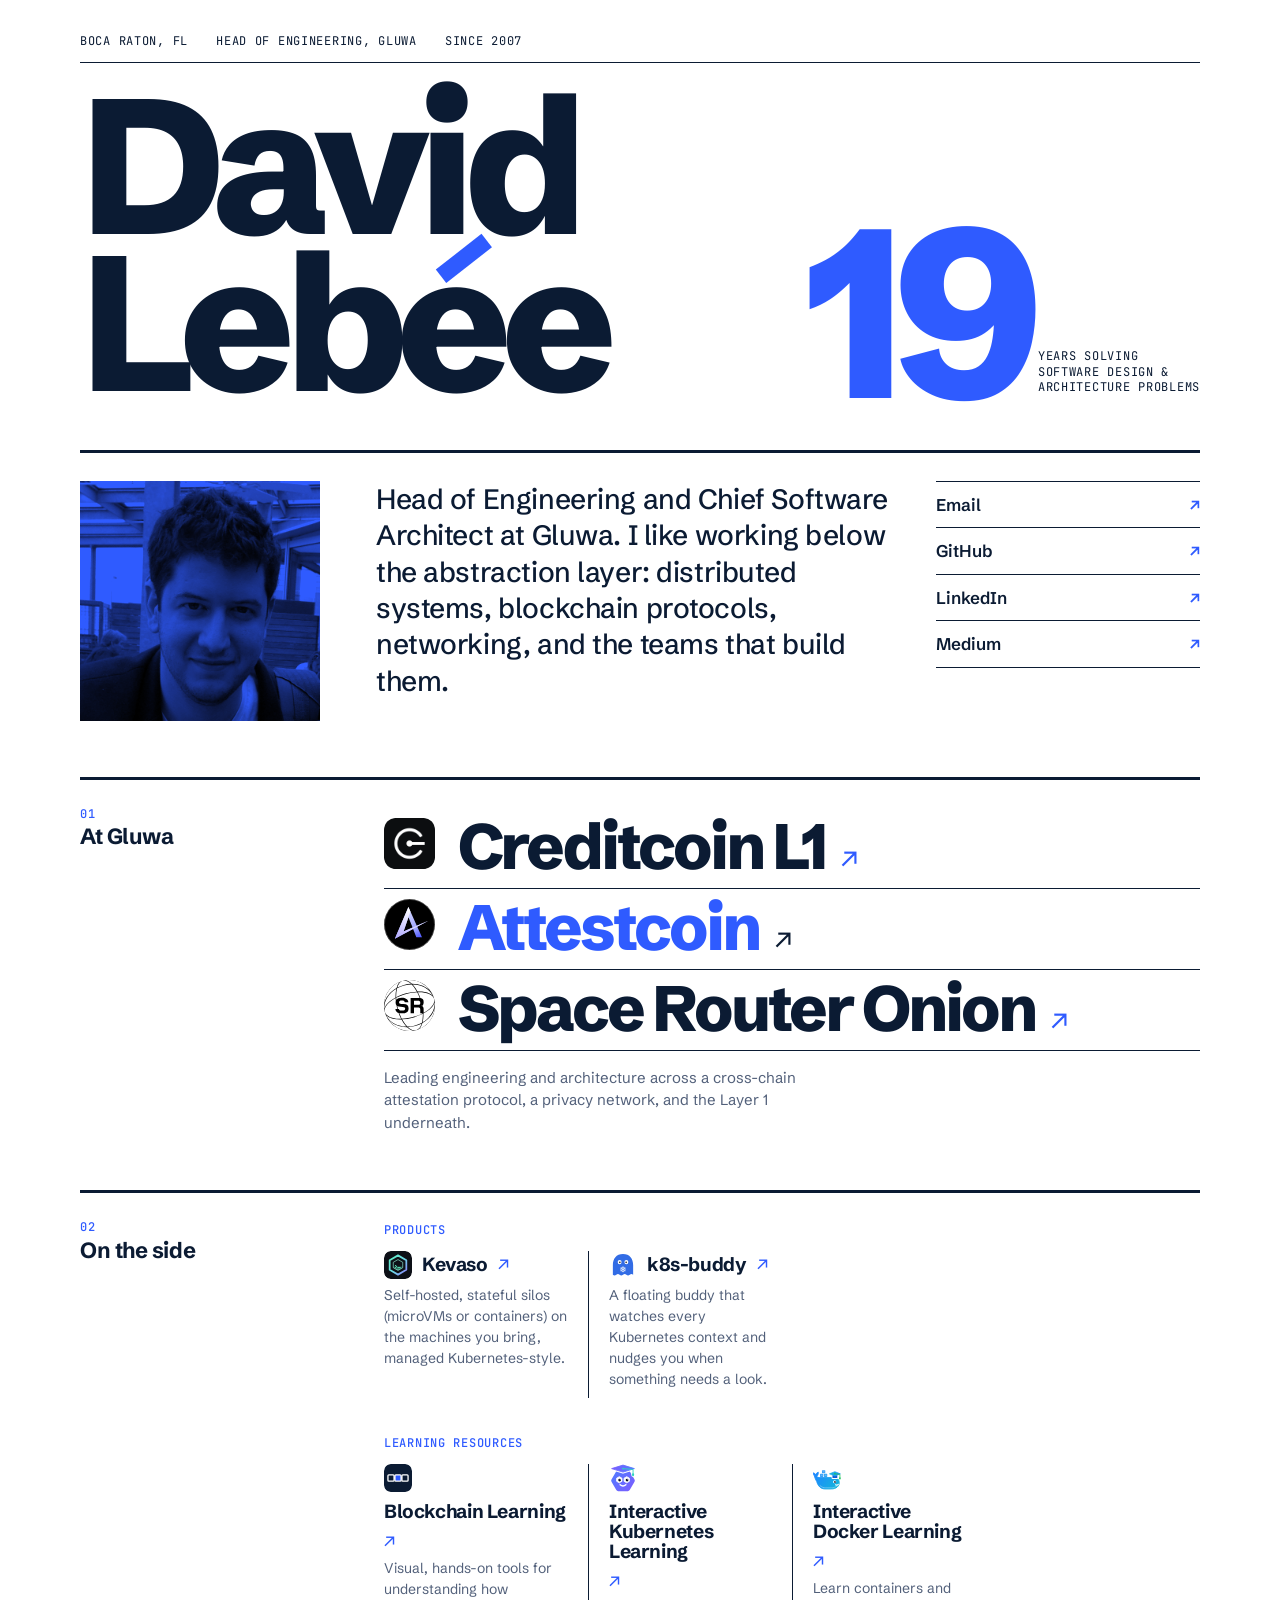
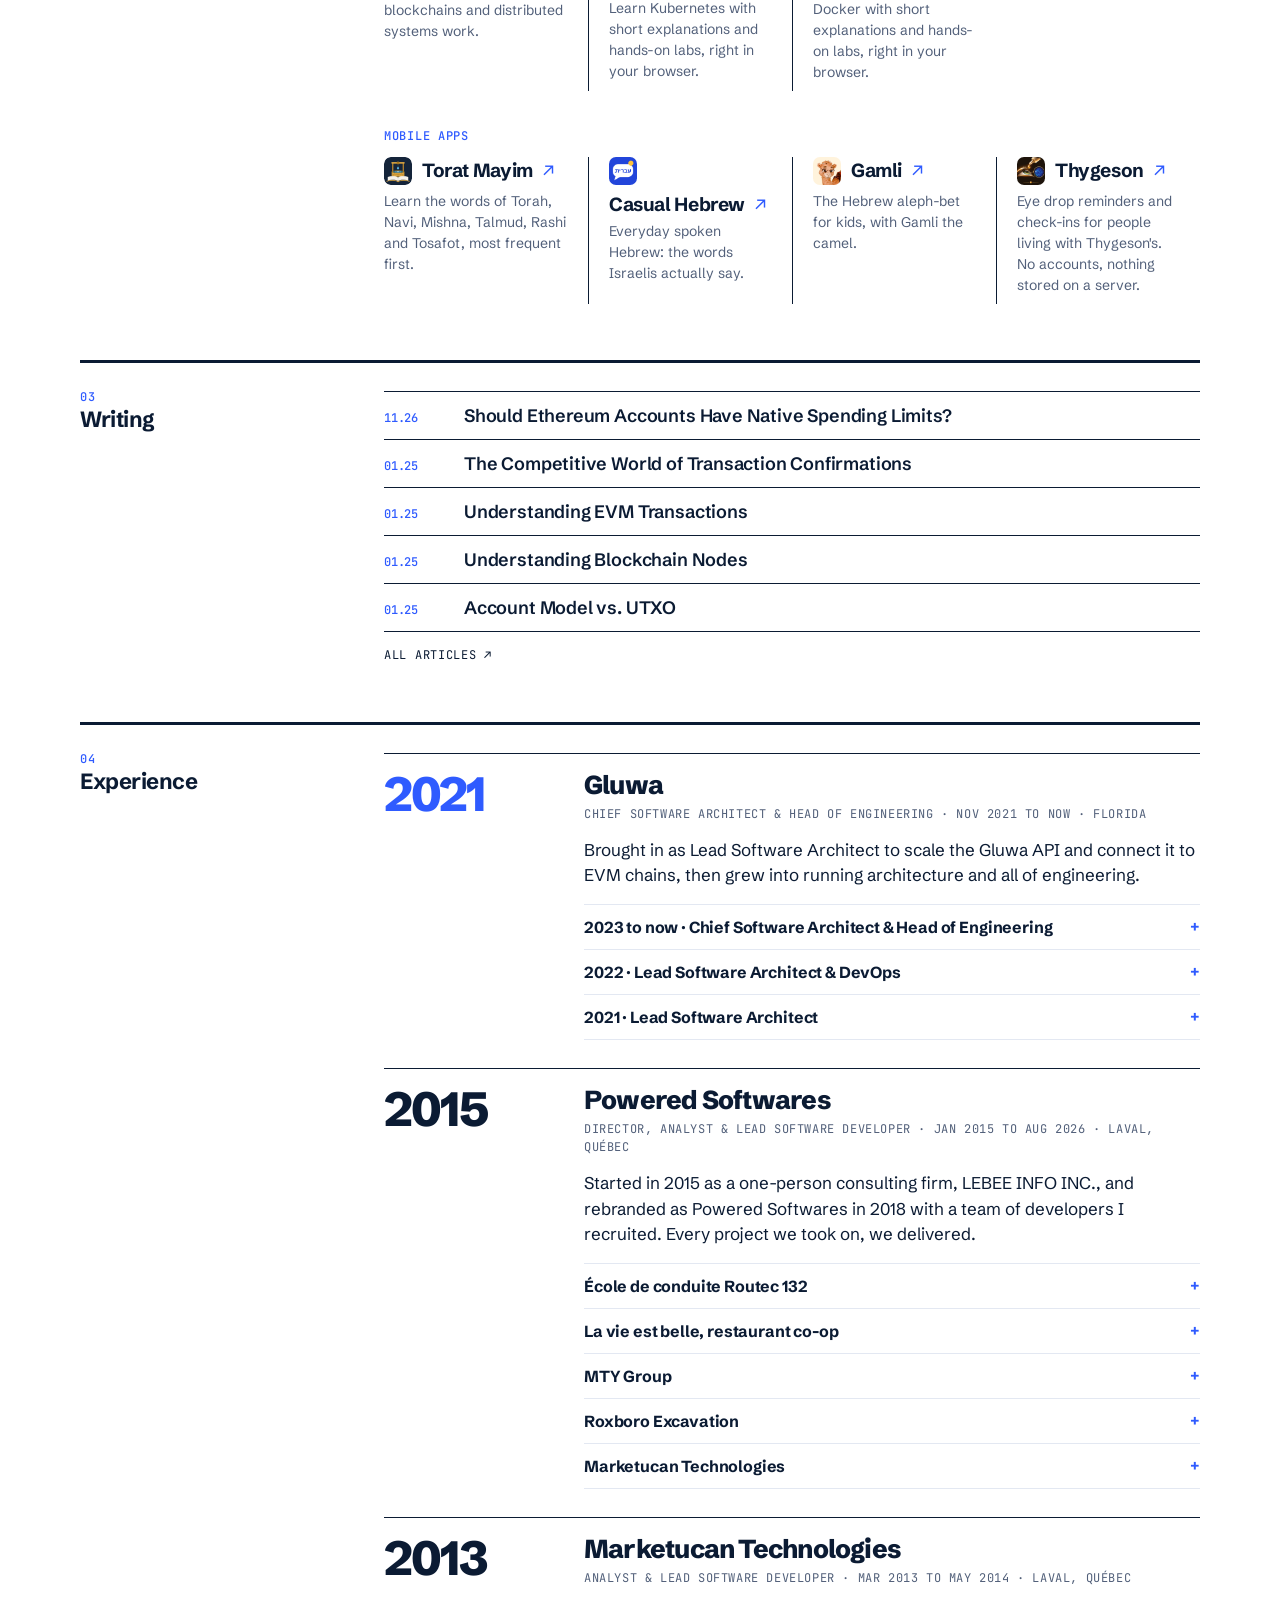
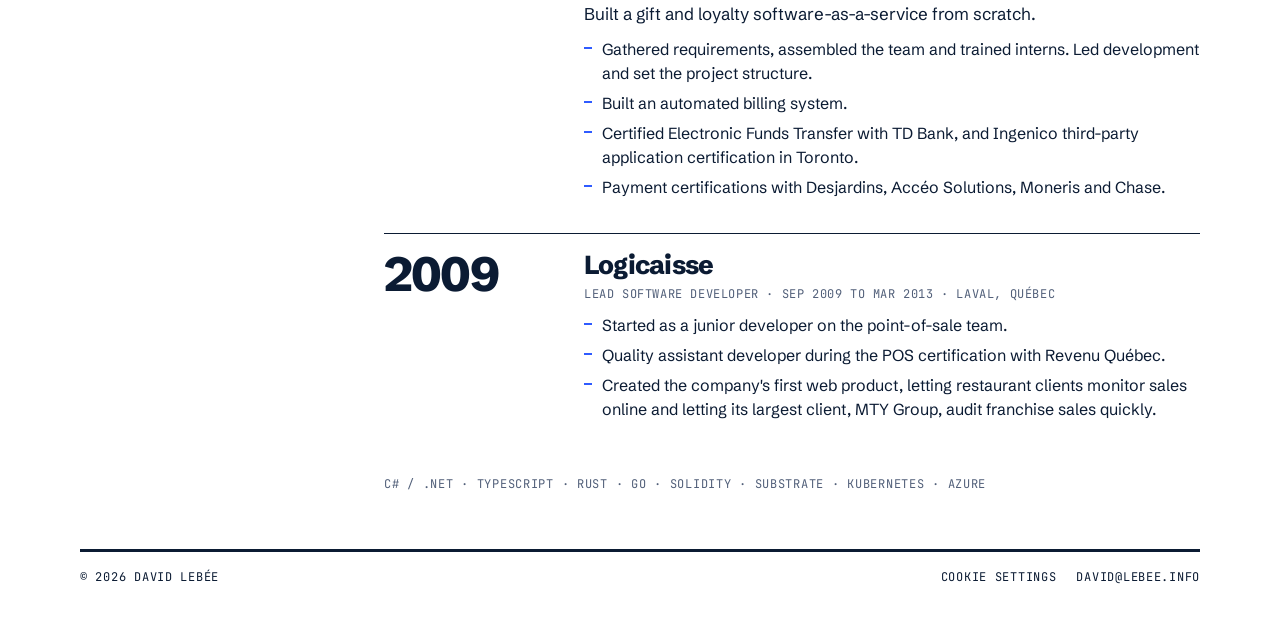
<file: index.html>
<!doctype html>
<html lang="en">
<head>
  <!-- Consent Mode: analytics cookies are off by default for visitors in the EU/EEA, UK and
       Switzerland (Google decides by visitor location). Everyone else is on by default.
       A remembered "Accept" or "Decline" from the banner overrides either default. -->
  <script>
    window.dataLayer = window.dataLayer || [];
    function gtag(){dataLayer.push(arguments);}
    gtag('consent', 'default', {
      ad_storage: 'denied', ad_user_data: 'denied', ad_personalization: 'denied',
      analytics_storage: 'denied', wait_for_update: 500,
      region: ['AT','BE','BG','HR','CY','CZ','DK','EE','FI','FR','DE','GR','HU','IE','IT','LV','LT','LU','MT','NL','PL','PT','RO','SK','SI','ES','SE','IS','LI','NO','GB','CH']
    });
    gtag('consent', 'default', {
      ad_storage: 'denied', ad_user_data: 'denied', ad_personalization: 'denied',
      analytics_storage: 'granted'
    });
    try {
      var c = localStorage.getItem('analytics-consent');
      if (c === 'granted' || c === 'denied') gtag('consent', 'update', { analytics_storage: c });
    } catch (e) {}
    gtag('js', new Date());
  </script>
  <!-- Google tag (david.lebee.info property, personal Google account) -->
  <script async src="https://www.googletagmanager.com/gtm.js?id=GTM-W5NX2T6T"></script>
  <meta charset="utf-8">
  <meta name="viewport" content="width=device-width, initial-scale=1">
  <title>David Lebée</title>
  <meta name="description" content="David Lebée, Head of Engineering and Chief Software Architect at Gluwa. Distributed systems, blockchain protocols, and side projects like Kevaso and k8s-buddy.">
  <meta name="theme-color" content="#0B1B33">
  <link rel="canonical" href="https://david.lebee.info/">
  <link rel="icon" href="/favicon.svg" type="image/svg+xml">
  <meta property="og:title" content="David Lebée">
  <meta property="og:description" content="Head of Engineering at Gluwa. Distributed systems, blockchain protocols, and things I build on the side.">
  <meta property="og:image" content="https://david.lebee.info/assets/img/og.png">
  <meta property="og:image:width" content="1200">
  <meta property="og:image:height" content="630">
  <meta property="og:image:alt" content="David Lebée, 19 years solving software design and architecture problems. david.lebee.info">
  <meta property="og:site_name" content="David Lebée">
  <meta name="twitter:card" content="summary_large_image">
  <meta name="twitter:title" content="David Lebée">
  <meta name="twitter:description" content="Head of Engineering at Gluwa. Distributed systems, blockchain protocols, and things I build on the side.">
  <meta name="twitter:image" content="https://david.lebee.info/assets/img/og.png">
  <meta property="og:url" content="https://david.lebee.info/">
  <meta property="og:type" content="profile">
  <link rel="preconnect" href="https://fonts.googleapis.com">
  <link rel="preconnect" href="https://fonts.gstatic.com" crossorigin>
  <link href="https://fonts.googleapis.com/css2?family=JetBrains+Mono:wght@400;500&family=Schibsted+Grotesk:wght@400;500;600;700;800&display=swap" rel="stylesheet">
  <link rel="stylesheet" href="/assets/css/tokens.css?v=swiss9">
  <link rel="stylesheet" href="/assets/css/site.css?v=swiss10">
  <script type="application/ld+json">
  {"@context":"https://schema.org","@type":"Person","name":"David Lebée","jobTitle":"Head of Engineering & Chief Software Architect","worksFor":{"@type":"Organization","name":"Gluwa"},"email":"mailto:david@lebee.info","url":"https://david.lebee.info/","sameAs":["https://www.linkedin.com/in/davidlebee/","https://github.com/dlebee","https://medium.com/@dsylebee"]}
  </script>
</head>
<body>

<main class="poster">

  <!-- Masthead -->
  <header class="mast">
    <div class="meta">
      <span>Boca Raton, FL</span>
      <span>Head of Engineering, Gluwa</span>
      <span>Since 2007</span>
    </div>
    <h1 class="name">David<br>Leb<span class="e-accent">e</span>e</h1>
    <div class="big-number" aria-label="19 years solving software design and architecture problems">
      <span class="num" data-years-since="2007-01">19</span>
      <span class="cap">years solving<br>software design &amp;<br>architecture problems</span>
    </div>
  </header>

  <!-- Intro -->
  <section class="row intro">
    <div class="photo"><img src="/assets/img/david.jpg" alt="Portrait of David Lebée" width="608" height="640"></div>
    <p class="lede">Head of Engineering and Chief Software Architect at Gluwa. I like working below the abstraction layer: distributed systems, blockchain protocols, networking, and the teams that build them.</p>
    <nav class="links" aria-label="Elsewhere">
      <a href="mailto:david@lebee.info" target="_blank" rel="noopener">Email</a>
      <a href="https://github.com/dlebee" target="_blank" rel="noopener">GitHub</a>
      <a href="https://www.linkedin.com/in/davidlebee/" target="_blank" rel="noopener">LinkedIn</a>
      <a href="https://medium.com/@dsylebee" target="_blank" rel="noopener">Medium</a>
    </nav>
  </section>

  <!-- 01 Gluwa -->
  <section class="row">
    <h2 class="label"><span>01</span>At Gluwa</h2>
    <div>
      <ul class="words">
        <li><a href="https://creditcoin.org" target="_blank" rel="noopener"><img class="ico" src="/assets/img/icons/creditcoin.png" alt="">Creditcoin L1</a></li>
        <li><a href="https://attestcoin.org" target="_blank" rel="noopener"><img class="ico" src="/assets/img/icons/attestcoin.svg" alt="">Attestcoin</a></li>
        <li><a href="https://spacerouter.org/onion" target="_blank" rel="noopener"><img class="ico" src="/assets/img/icons/spacerouter.svg" alt="">Space Router Onion</a></li>
      </ul>
      <p class="small">Leading engineering and architecture across a cross-chain attestation protocol, a privacy network, and the Layer 1 underneath.</p>
    </div>
  </section>

  <!-- 02 On the side -->
  <section class="row">
    <h2 class="label"><span>02</span>On the side</h2>
    <div>
      <h3 class="sub first">Products</h3>
      <ul class="cols side apps">
      <li>
        <a href="https://kevaso.com" target="_blank" rel="noopener">
          <span class="title"><img class="ico" src="/assets/img/icons/kevaso.svg" alt="" width="28" height="28">Kevaso <i>↗</i></span>
          <span class="desc">Self-hosted, stateful silos (microVMs or containers) on the machines you bring, managed Kubernetes-style.</span>
        </a>
      </li>
      <li>
        <a href="https://dlebee.github.io/k8s-buddy-site/" target="_blank" rel="noopener">
          <span class="title"><img class="ico" src="/assets/img/icons/k8s-buddy.svg" alt="" width="28" height="28">k8s-buddy <i>↗</i></span>
          <span class="desc">A floating buddy that watches every Kubernetes context and nudges you when something needs a look.</span>
        </a>
      </li>
      </ul>
      <h3 class="sub">Learning resources</h3>
      <ul class="cols side apps">
      <li>
        <a href="https://interactive-blockchain-learning.vercel.app/" target="_blank" rel="noopener">
          <span class="title"><img class="ico" src="/assets/img/icons/blockchain-learning.svg" alt="" width="28" height="28">Blockchain Learning <i>↗</i></span>
          <span class="desc">Visual, hands-on tools for understanding how blockchains and distributed systems work.</span>
        </a>
      </li>
      <li>
        <a href="https://dlebee.github.io/interactive-kubernetes-learning/" target="_blank" rel="noopener">
          <span class="title"><img class="ico" src="/assets/img/icons/kubernetes-learning.svg" alt="" width="28" height="28">Interactive Kubernetes Learning <i>↗</i></span>
          <span class="desc">Learn Kubernetes with short explanations and hands-on labs, right in your browser.</span>
        </a>
      </li>
      <li>
        <a href="https://dlebee.github.io/interactive-docker-learning/#/home" target="_blank" rel="noopener">
          <span class="title"><img class="ico" src="/assets/img/icons/docker-learning.svg" alt="" width="28" height="28">Interactive Docker Learning <i>↗</i></span>
          <span class="desc">Learn containers and Docker with short explanations and hands-on labs, right in your browser.</span>
        </a>
      </li>
      </ul>
      <h3 class="sub">Mobile apps</h3>
      <ul class="cols side apps">
      <li>
        <a href="https://toratmayim.com" target="_blank" rel="noopener">
          <span class="title"><img class="ico" src="/assets/img/icons/torat-mayim.png" alt="" width="28" height="28">Torat Mayim <i>↗</i></span>
          <span class="desc">Learn the words of Torah, Navi, Mishna, Talmud, Rashi and Tosafot, most frequent first.</span>
        </a>
      </li>
      <li>
        <a href="https://dlebee.github.io/casual-hebrew-public/" target="_blank" rel="noopener">
          <span class="title"><img class="ico" src="/assets/img/icons/casual-hebrew.png" alt="" width="28" height="28">Casual Hebrew <i>↗</i></span>
          <span class="desc">Everyday spoken Hebrew: the words Israelis actually say.</span>
        </a>
      </li>
      <li>
        <a href="https://dlebee.github.io/gamli-public/" target="_blank" rel="noopener">
          <span class="title"><img class="ico" src="/assets/img/icons/gamli.png" alt="" width="28" height="28">Gamli <i>↗</i></span>
          <span class="desc">The Hebrew aleph-bet for kids, with Gamli the camel.</span>
        </a>
      </li>
      <li>
        <a href="https://thygeson.app" target="_blank" rel="noopener">
          <span class="title"><img class="ico" src="/assets/img/icons/thygeson.png" alt="" width="28" height="28">Thygeson <i>↗</i></span>
          <span class="desc">Eye drop reminders and check-ins for people living with Thygeson's. No accounts, nothing stored on a server.</span>
        </a>
      </li>
      </ul>
    </div>
  </section>

  <!-- 03 Writing -->
  <section class="row">
    <h2 class="label"><span>03</span>Writing</h2>
    <div>
      <ol class="list">
        <li><a href="https://medium.com/@dsylebee/should-ethereum-accounts-have-native-spending-limits-c32a01133090" target="_blank" rel="noopener"><time datetime="2026-11">11.26</time><span>Should Ethereum Accounts Have Native Spending Limits?</span></a></li>
        <li><a href="https://medium.com/@dsylebee/the-competitive-world-of-transaction-confirmations-7b4b9a8f3483" target="_blank" rel="noopener"><time datetime="2025-01">01.25</time><span>The Competitive World of Transaction Confirmations</span></a></li>
        <li><a href="https://medium.com/@dsylebee/understanding-evm-transactions-063d05ceec20" target="_blank" rel="noopener"><time datetime="2025-01">01.25</time><span>Understanding EVM Transactions</span></a></li>
        <li><a href="https://medium.com/@dsylebee/understanding-blockchain-nodes-roles-economics-and-why-they-matter-e53a9448a77d" target="_blank" rel="noopener"><time datetime="2025-01">01.25</time><span>Understanding Blockchain Nodes</span></a></li>
        <li><a href="https://medium.com/@dsylebee/account-model-vs-utxo-how-blockchain-tracks-balances-7a42168b0a90" target="_blank" rel="noopener"><time datetime="2025-01">01.25</time><span>Account Model vs. UTXO</span></a></li>
      </ol>
      <a class="more" href="https://medium.com/@dsylebee" target="_blank" rel="noopener">All articles ↗</a>
    </div>
  </section>

  <!-- 04 Experience -->
  <section class="row">
    <h2 class="label"><span>04</span>Experience</h2>
    <div>
      <ol class="jobs">

        <li class="job">
          <b class="yr">2021</b>
          <div>
            <h3>Gluwa</h3>
            <p class="role">Chief Software Architect &amp; Head of Engineering · Nov 2021 to now · Florida</p>
            <p class="blurb">Brought in as Lead Software Architect to scale the Gluwa API and connect it to EVM chains, then grew into running architecture and all of engineering.</p>

            <details class="client">
              <summary>2023 to now · Chief Software Architect &amp; Head of Engineering</summary>
              <ul>
                <li>Leading protocol work across Creditcoin L1, Attestcoin and Space Router Onion.</li>
                <li>Lead both architecture and engineering. Appointed a manager for the Creditcoin research team and built a new protocol team.</li>
                <li>Scaled the engineering org and personally ran hiring to keep the bar and the fit high.</li>
                <li>Designed Credit Wallet, the new Creditcoin wallet, on microservice APIs for scale and usability.</li>
                <li>Worked with company leadership to align engineering with the company's vision, and kept cross-team delivery on time.</li>
                <li>The dynamic currency architecture let Gluwa ship investment products on Ethereum mainnet and BNB Smart Chain with no chain-specific code.</li>
                <li>Extended the Ethereum Relayer to support future-dated, proof-based transaction submission.</li>
                <li>Brought Substrate-based chains into the Gluwa API with a dedicated Node.js relayer, connected to .NET over Azure Service Bus topics and subscriptions.</li>
                <li>Took over leadership of the Creditcoin research team, clarifying requirements and making the research transparent and usable. That led to the Head of Engineering role over all teams.</li>
              </ul>
            </details>

            <details class="client">
              <summary>2022 · Lead Software Architect &amp; DevOps</summary>
              <ul>
                <li>Assessed the Gluwa API end to end and wrote the re-architecture plan.</li>
                <li>Rebuilt Azure security permissions around AAD groups per development squad.</li>
                <li>Moved the API from a static currency model to a dynamic one: currencies on top of networks that know their chain type (Bitcoin, Ethereum and so on). Replaced shared projects with proper class libraries and added gas and fee-estimation services.</li>
              </ul>
            </details>

            <details class="client">
              <summary>2021 · Lead Software Architect</summary>
              <ul>
                <li>Brought in to scale the Gluwa API and connect it to EVM-compatible chains.</li>
                <li>Built the Ethereum Relayer, an API for executing Ethereum transactions.</li>
                <li>Led the DevOps team from manual deployments to Infrastructure as Code.</li>
                <li>Helped deploy the Creditcoin blockchain, with centralized load balancers in front of decentralized RPC nodes.</li>
              </ul>
            </details>
          </div>
        </li>

        <li class="job">
          <b class="yr">2015</b>
          <div>
            <h3>Powered Softwares</h3>
            <p class="role">Director, Analyst &amp; Lead Software Developer · Jan 2015 to Aug 2026 · Laval, Québec</p>
            <p class="blurb">Started in 2015 as a one-person consulting firm, LEBEE INFO INC., and rebranded as Powered Softwares in 2018 with a team of developers I recruited. Every project we took on, we delivered.</p>

            <details class="client">
              <summary>École de conduite Routec 132</summary>
              <ul>
                <li>Driving-school platform meeting AQTr requirements</li>
                <li>Employees, students, programs, and contracts with digital signing</li>
                <li>Online payment, course certificates, AQTr reports and online exams</li>
              </ul>
            </details>
            <details class="client">
              <summary>La vie est belle, restaurant co-op</summary>
              <ul>
                <li>Fully manageable food-ordering platform and mobile-friendly ordering site</li>
                <li>Merchant app to receive, accept and refund orders in store</li>
                <li>Global Payments integration with saved cards for returning customers</li>
                <li>Multi-location support and accounting exports</li>
              </ul>
            </details>
            <details class="client">
              <summary>MTY Group</summary>
              <ul>
                <li>Rebranded their acquired point-of-sale system</li>
                <li>Updated the POS credit card integration and certificate with Moneris</li>
                <li>Reporting engine aggregating sales from 4,000 restaurants across Canada into one data warehouse</li>
                <li>BI bridges for the POS with Deloitte, and custom gift-card aging audit reports</li>
              </ul>
            </details>
            <details class="client">
              <summary>Roxboro Excavation</summary>
              <ul>
                <li>A full ERP: suppliers, employees, mailing lists, purchase orders</li>
                <li>Truck weigh-sheet manager using OCR (Microsoft, Google, Fujitsu)</li>
                <li>Employee hours and a custom payroll system for construction</li>
                <li>Garage repair tracking, plus a mobile app for on-the-road repairs</li>
                <li>Truck and equipment tracking</li>
              </ul>
            </details>
            <details class="client">
              <summary>Marketucan Technologies</summary>
              <ul>
                <li>Platform support and terminal-security certification changes</li>
                <li>Planning and onboarding for new clients</li>
                <li>Mobile apps for gift card enrollment and online purchases</li>
                <li>Global Payments online-processing integration, before a C# SDK existed</li>
              </ul>
            </details>
          </div>
        </li>

        <li class="job">
          <b class="yr">2013</b>
          <div>
            <h3>Marketucan Technologies</h3>
            <p class="role">Analyst &amp; Lead Software Developer · Mar 2013 to May 2014 · Laval, Québec</p>
            <p class="blurb">Built a gift and loyalty software-as-a-service from scratch.</p>
            <ul>
              <li>Gathered requirements, assembled the team and trained interns. Led development and set the project structure.</li>
              <li>Built an automated billing system.</li>
              <li>Certified Electronic Funds Transfer with TD Bank, and Ingenico third-party application certification in Toronto.</li>
              <li>Payment certifications with Desjardins, Accéo Solutions, Moneris and Chase.</li>
            </ul>
          </div>
        </li>

        <li class="job">
          <b class="yr">2009</b>
          <div>
            <h3>Logicaisse</h3>
            <p class="role">Lead Software Developer · Sep 2009 to Mar 2013 · Laval, Québec</p>
            <ul>
              <li>Started as a junior developer on the point-of-sale team.</li>
              <li>Quality assistant developer during the POS certification with Revenu Québec.</li>
              <li>Created the company's first web product, letting restaurant clients monitor sales online and letting its largest client, MTY Group, audit franchise sales quickly.</li>
            </ul>
          </div>
        </li>

      </ol>
      <p class="tools">C# / .NET · TypeScript · Rust · Go · Solidity · Substrate · Kubernetes · Azure</p>
    </div>
  </section>

  <footer class="foot">
    <span>© <span data-year>2026</span> David Lebée</span>
    <span class="foot-links"><button type="button" class="linkish" data-cookie-settings>Cookie settings</button><a href="mailto:david@lebee.info" target="_blank" rel="noopener">david@lebee.info</a></span>
  </footer>

  <div class="consent" id="consent" role="dialog" aria-live="polite" aria-label="Analytics cookies" hidden>
    <p>This site uses Google Analytics cookies to count visits. Nothing is sold or used for ads.</p>
    <div class="consent-actions">
      <button type="button" data-consent="denied">Decline</button>
      <button type="button" data-consent="granted" class="primary">Accept</button>
    </div>
  </div>

</main>

<script src="/assets/js/site.js?v=consent"></script>
</body>
</html>
</file>
<file: assets/css/tokens.css>
/* ==========================================================================
   David Lebée — Brand tokens
   "Cobalt": crisp white, deep navy ink, one electric-blue accent.
   Change values here; everything else reads from these variables.
   ========================================================================== */

:root {
  /* Core palette */
  --ink:          #0B1B33;  /* primary text */
  --paper:        #FFFFFF;  /* page background */
  --paper-raised: #F5F7FB;  /* pills, chips */
  --graphite:     #52607A;  /* secondary text */
  --rule:         #E3E8F2;  /* lines, borders */
  --signal:       #2F5BFF;  /* the accent — underlines, dots, the é bar */
  --signal-ink:   #2A4FE0;  /* accent used as text */
  --signal-wash:  rgba(47, 91, 255, 0.10);

  /* Type */
  --font-sans: "Schibsted Grotesk", ui-sans-serif, system-ui, -apple-system, "Segoe UI", sans-serif;
  --font-mono: "JetBrains Mono", ui-monospace, SFMono-Regular, Menlo, monospace;
}

@media (prefers-color-scheme: dark) {
  :root:not([data-theme="light"]) {
    --ink:          #E6EBF5;
    --paper:        #070B14;
    --paper-raised: #0F1522;
    --graphite:     #97A3BA;
    --rule:         #1A2233;
    --signal:       #6E8BFF;
    --signal-ink:   #8EA4FF;
    --signal-wash:  rgba(110, 139, 255, 0.14);
  }
}
:root[data-theme="dark"] {
  --ink:          #E6EBF5;
  --paper:        #070B14;
  --paper-raised: #0F1522;
  --graphite:     #97A3BA;
  --rule:         #1A2233;
  --signal:       #6E8BFF;
  --signal-ink:   #8EA4FF;
  --signal-wash:  rgba(110, 139, 255, 0.14);
}
</file>
<file: assets/css/site.css>
/* ==========================================================================
   Site styles — "Swiss poster"
   Strict grid, heavy ink rules, giant type, one electric-blue accent.
   Colours come from tokens.css.
   ========================================================================== */

*, *::before, *::after { box-sizing: border-box; }
html { -webkit-text-size-adjust: 100%; }
body {
  margin: 0;
  background: var(--paper);
  color: var(--ink);
  font-family: var(--font-sans);
  font-size: 17px;
  line-height: 1.5;
  -webkit-font-smoothing: antialiased;
}
img { display: block; max-width: 100%; }
a { color: inherit; text-decoration: none; }
ul, ol { list-style: none; margin: 0; padding: 0; }
:focus-visible { outline: 3px solid var(--signal); outline-offset: 2px; }
::selection { background: var(--signal); color: var(--paper); }

/* The é: a plain e whose acute accent is a blue bar. */
.e-accent { position: relative; display: inline-block; }
.e-accent::before {
  content: "";
  position: absolute;
  left: 0.2em; top: 0.03em;
  width: 0.3em; height: 0.09em;
  background: var(--signal);
  transform: rotate(-38deg);
}

/* ---------- Poster frame -------------------------------------------------- */

.poster { max-width: 1200px; margin: 0 auto; padding: 0 20px; }
@media (min-width: 900px) { .poster { padding: 0 40px; } }

.row {
  display: grid; gap: 16px 32px;
  border-top: 3px solid var(--ink);
  padding: 28px 0 56px;
}
@media (min-width: 900px) { .row { grid-template-columns: 3fr 9fr; } }

/* ---------- Masthead ------------------------------------------------------ */

.mast {
  display: grid; gap: 24px;
  padding: 24px 0 40px;
}
@media (min-width: 900px) {
  .mast { grid-template-columns: 1fr auto; align-items: end; padding: 32px 0 48px; }
}
.meta {
  grid-column: 1 / -1;
  display: flex; flex-wrap: wrap; gap: 4px 28px;
  font-family: var(--font-mono); font-size: 12px; text-transform: uppercase; letter-spacing: 0.06em;
  border-bottom: 1px solid var(--ink); padding-bottom: 12px;
}
.name {
  margin: 0;
  font-size: clamp(4rem, 16vw, 12rem);
  font-weight: 800; line-height: 0.82; letter-spacing: -0.06em;
}
.big-number { display: flex; align-items: flex-end; gap: 12px; }
.big-number .num {
  font-size: clamp(6rem, 22vw, 15rem);
  font-weight: 800; line-height: 0.75; letter-spacing: -0.07em;
  color: var(--signal);
}
.big-number .cap {
  font-family: var(--font-mono); font-size: 12px; text-transform: uppercase; letter-spacing: 0.06em;
  line-height: 1.3; padding-bottom: 6px;
}

/* ---------- Intro row ----------------------------------------------------- */

.intro { align-items: start; }
@media (min-width: 900px) { .intro { grid-template-columns: 3fr 6fr 3fr; } }
.photo { background: var(--signal); aspect-ratio: 1; overflow: hidden; max-width: 240px; }
.photo img { width: 100%; height: 100%; object-fit: cover; object-position: 50% 25%; filter: grayscale(1) contrast(1.15); mix-blend-mode: multiply; }
@media (prefers-color-scheme: dark) { .photo img { mix-blend-mode: luminosity; } }
.lede { margin: 0; font-size: clamp(1.25rem, 2.2vw, 1.75rem); line-height: 1.3; font-weight: 500; letter-spacing: -0.015em; }
.links { display: flex; flex-direction: column; border-top: 1px solid var(--ink); }
.links a {
  display: flex; justify-content: space-between;
  padding: 10px 0; border-bottom: 1px solid var(--ink);
  font-weight: 600;
}
.links a::after { content: "↗"; color: var(--signal); }
.links a:hover { color: var(--signal); }

/* ---------- Section labels ----------------------------------------------- */

.label {
  margin: 0;
  font-size: 22px; font-weight: 700; letter-spacing: -0.02em; line-height: 1.1;
}
.label span {
  display: block; margin-bottom: 4px;
  font-family: var(--font-mono); font-size: 12px; font-weight: 500; letter-spacing: 0.06em;
  color: var(--signal);
}

/* ---------- 01 Building --------------------------------------------------- */

.cols { display: grid; gap: 0; }
@media (min-width: 700px) { .cols { grid-template-columns: repeat(3, 1fr); } }
.cols li { border-top: 1px solid var(--ink); }
@media (min-width: 700px) {
  .cols li { border-top: 0; border-left: 1px solid var(--ink); }
  .cols li:first-child { border-left: 0; }
}
.cols a { display: block; padding: 14px 0 18px; height: 100%; }
@media (min-width: 700px) { .cols a { padding: 0 20px 8px; } .cols li:first-child a { padding-left: 0; } }
.cols .title { display: block; font-size: 26px; font-weight: 700; letter-spacing: -0.03em; line-height: 1.05; }
.cols .title i { font-style: normal; color: var(--signal); font-weight: 400; }
.cols .desc { display: block; margin-top: 10px; font-size: 15px; color: var(--graphite); }
.cols a:hover .title { color: var(--signal); }

.cols.side .title { font-size: 19px; letter-spacing: -0.02em; }
.cols.side .desc { font-size: 14px; margin-top: 6px; }

.sub { margin: 36px 0 12px; font-family: var(--font-mono); font-size: 12px; font-weight: 500; text-transform: uppercase; letter-spacing: 0.06em; color: var(--signal); }
@media (min-width: 700px) { .cols.apps { grid-template-columns: repeat(2, 1fr); row-gap: 24px; } .cols.apps li:nth-child(3) { border-left: 0; } .cols.apps li:nth-child(3) a { padding-left: 0; } }
@media (min-width: 1100px) { .cols.apps { grid-template-columns: repeat(4, 1fr); } .cols.apps li:nth-child(3) { border-left: 1px solid var(--ink); } .cols.apps li:nth-child(3) a { padding-left: 20px; } }

.cols .title { display: flex; align-items: center; gap: 10px; flex-wrap: wrap; }
.cols .ico { width: 28px; height: 28px; border-radius: 7px; flex: none; }
.words a { align-items: center; gap: 0.3em; }
.words .ico { width: 0.8em; height: 0.8em; border-radius: 0.18em; flex: none; margin-right: 0.1em; }

/* ---------- 02 Gluwa ------------------------------------------------------ */

.words li {
  font-size: clamp(2rem, 5.5vw, 4rem);
  font-weight: 800; letter-spacing: -0.045em; line-height: 1;
  border-bottom: 1px solid var(--ink); padding: 6px 0 10px;
}
.words li:nth-child(2) { color: var(--signal); }
.small { margin: 16px 0 0; font-size: 15px; color: var(--graphite); max-width: 52ch; }

/* ---------- 03 Writing ---------------------------------------------------- */

.list a {
  display: grid; grid-template-columns: 64px 1fr; gap: 16px; align-items: baseline;
  padding: 10px 0; border-bottom: 1px solid var(--ink);
  font-size: 18px; font-weight: 600; letter-spacing: -0.01em;
}
.list li:first-child a { border-top: 1px solid var(--ink); }
.list time { font-family: var(--font-mono); font-size: 12px; font-weight: 500; color: var(--signal); }
.list a:hover span { color: var(--signal); }
.more { display: inline-block; margin-top: 14px; font-family: var(--font-mono); font-size: 12px; text-transform: uppercase; letter-spacing: 0.06em; }
.more:hover { color: var(--signal); }

/* ---------- 04 Before ----------------------------------------------------- */

.jobs { counter-reset: none; }
.job {
  display: grid; gap: 8px 24px;
  border-top: 1px solid var(--ink); padding: 18px 0 28px;
}
@media (min-width: 700px) { .job { grid-template-columns: minmax(96px, 2fr) 7fr; } }
.yr { font-size: clamp(2rem, 4.5vw, 3rem); font-weight: 800; letter-spacing: -0.05em; line-height: 0.9; }
.job:first-child .yr { color: var(--signal); }
.job h3 { margin: 0; font-size: 26px; font-weight: 800; letter-spacing: -0.03em; line-height: 1.05; }
.role { margin: 6px 0 0; font-family: var(--font-mono); font-size: 12px; text-transform: uppercase; letter-spacing: 0.05em; color: var(--graphite); }
.blurb { margin: 14px 0 0; max-width: 62ch; }
.job ul { margin: 10px 0 0; padding: 0; }
.job ul li { position: relative; padding-left: 18px; margin: 6px 0; font-size: 16px; max-width: 68ch; }
.job ul li::before { content: ""; position: absolute; left: 0; top: 0.65em; width: 8px; height: 2px; background: var(--signal); }
.era { margin-top: 20px; }
.era h4 { margin: 0; font-size: 15px; font-weight: 700; letter-spacing: -0.01em; }
details.client { border-top: 1px solid var(--rule); margin-top: 0; }
details.client:first-of-type { margin-top: 16px; }
details.client:last-of-type { border-bottom: 1px solid var(--rule); }
details.client summary {
  cursor: pointer; list-style: none; padding: 10px 0;
  display: flex; justify-content: space-between; gap: 12px;
  font-weight: 700; font-size: 16px; letter-spacing: -0.01em;
}
details.client summary::-webkit-details-marker { display: none; }
details.client summary::after { content: "+"; font-family: var(--font-mono); color: var(--signal); }
details.client[open] summary::after { content: "×"; }
details.client ul { margin: 0 0 14px; }

.words a { display: inline-flex; align-items: baseline; gap: 0.25em; }
.words a::after { content: "↗"; font-size: 0.45em; font-weight: 400; color: var(--signal); }
.words a:hover { color: var(--signal); }
.words li:nth-child(2) a::after { color: var(--ink); }
.tools { margin: 20px 0 0; font-family: var(--font-mono); font-size: 12px; text-transform: uppercase; letter-spacing: 0.06em; color: var(--graphite); }

/* ---------- Footer -------------------------------------------------------- */

.foot {
  display: flex; flex-wrap: wrap; justify-content: space-between; gap: 8px;
  border-top: 3px solid var(--ink); padding: 16px 0 40px;
  font-family: var(--font-mono); font-size: 12px; text-transform: uppercase; letter-spacing: 0.06em;
}
.foot a:hover { color: var(--signal); }

/* ---------- Analytics consent -------------------------------------------- */

.foot-links { display: flex; gap: 20px; flex-wrap: wrap; }
.linkish { all: unset; cursor: pointer; }
.linkish:hover { color: var(--signal); }
.consent {
  position: fixed; left: 16px; right: 16px; bottom: 16px; z-index: 10;
  max-width: 560px; margin-left: auto;
  background: var(--paper); color: var(--ink);
  border: 3px solid var(--ink); padding: 16px 18px;
  display: flex; flex-wrap: wrap; align-items: center; gap: 12px 20px;
}
.consent[hidden] { display: none; }
.consent p { margin: 0; flex: 1 1 260px; font-size: 15px; line-height: 1.4; }
.consent-actions { display: flex; gap: 8px; }
.consent button {
  font: 600 14px/1 var(--font-sans); cursor: pointer;
  padding: 10px 16px; border: 2px solid var(--ink); background: transparent; color: var(--ink);
}
.consent button.primary { background: var(--signal); border-color: var(--signal); color: #fff; }
.consent button:hover { border-color: var(--signal); }
.sub.first { margin-top: 0; }
</file>
